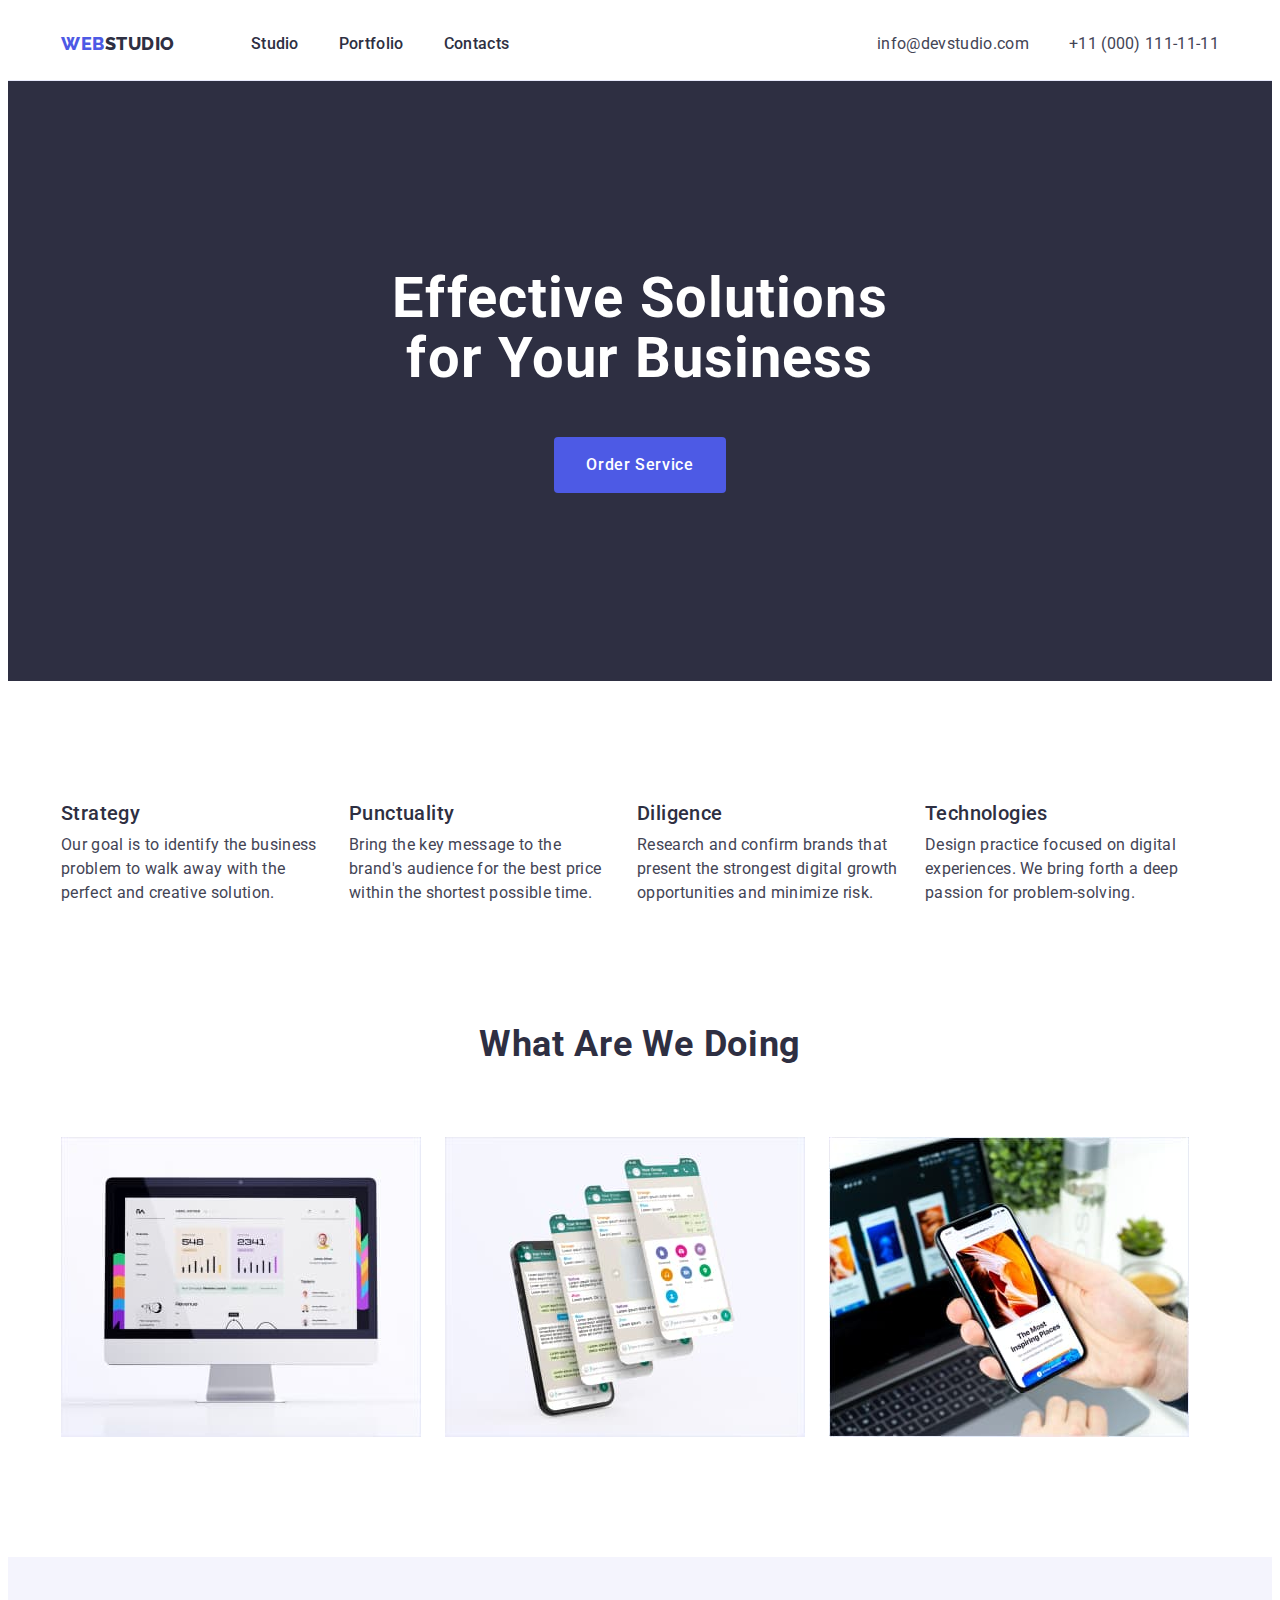
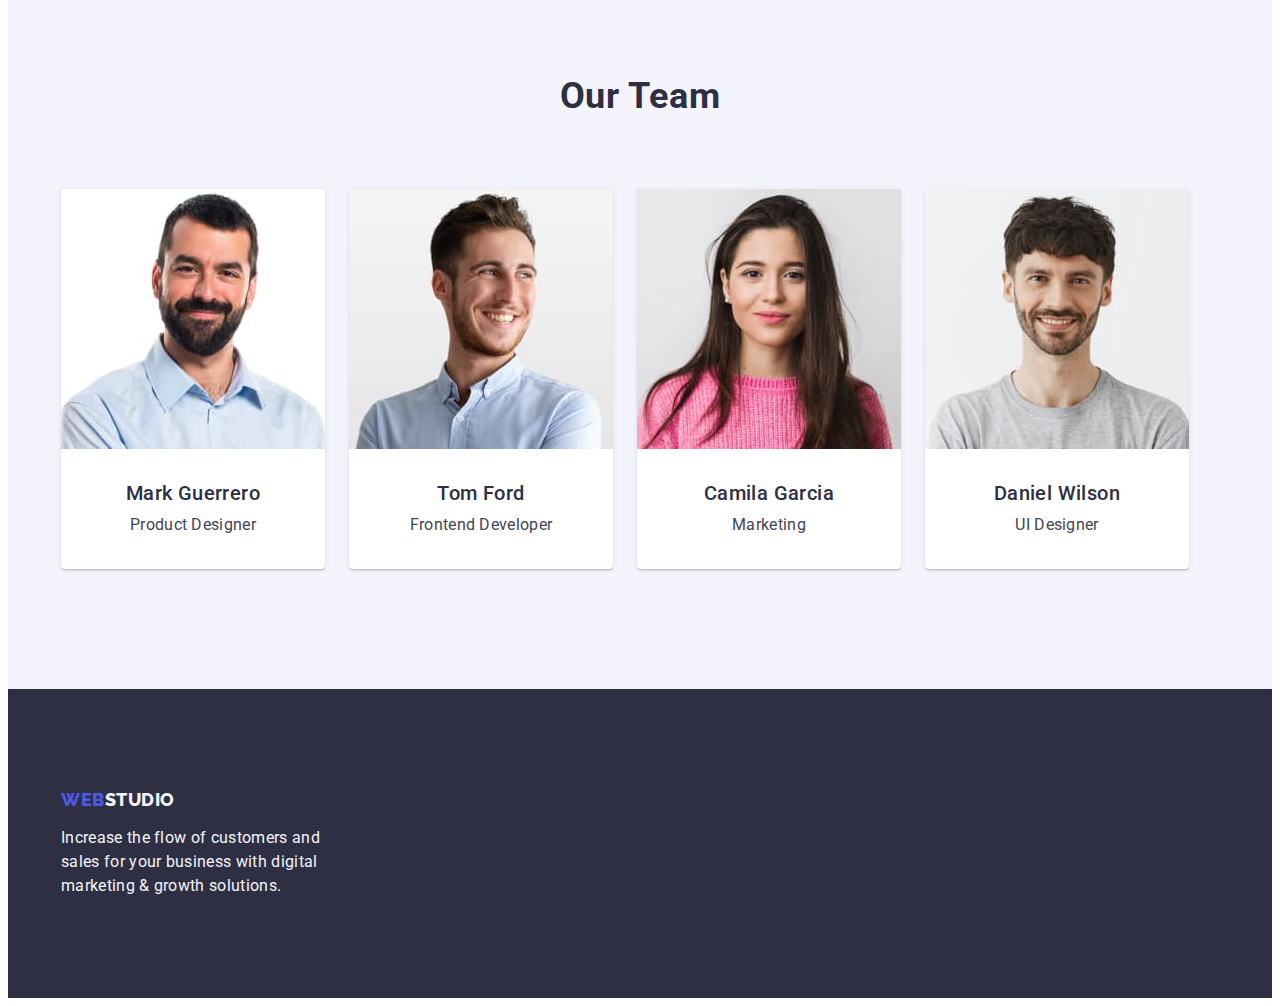
<file: index.html>
<!DOCTYPE html>
<html lang="en">
  <head>
    <meta charset="UTF-8" />
    <meta http-equiv="X-UA-Compatible" content="IE=edge" />
    <meta name="viewport" content="width=device-width, initial-scale=1.0" />
    <title>WebStudio</title>
    <link rel="preconnect" href="https://fonts.googleapis.com" />
    <link rel="preconnect" href="https://fonts.gstatic.com" crossorigin />
    <link
      href="https://fonts.googleapis.com/css2?family=Raleway:wght@800&family=Roboto:wght@400;500;700;900&display=swap"
      rel="stylesheet"
    />
    <link
      rel="stylesheet"
      href="https://cdnjs.cloudflare.com/ajax/libs/modern-normalize/1.1.0/modern-normalize.min.css"
      integrity="sha512-wpPYUAdjBVSE4KJnH1VR1HeZfpl1ub8YT/NKx4PuQ5NmX2tKuGu6U/JRp5y+Y8XG2tV+wKQpNHVUX03MfMFn9Q=="
      crossorigin="anonymous"
      referrerpolicy="no-referrer"
    />
    <link rel="stylesheet" href="./css/styles.css" />
  </head>
  <body class="body">
    <header class="header">
      <div class="container header-container">
        <nav class="header-navigation">
          <a class="header-link-logo link" href="./index.html">
            Web<span class="header-link-logo-second">Studio</span>
          </a>
          <ul class="header-list list">
            <li class="header-item">
              <a class="header-link link" href="./index.html">Studio</a>
            </li>
            <li class="header-item">
              <a class="header-link link" href="./portfolio.html">Portfolio</a>
            </li>
            <li class="header-item">
              <a class="header-link link" href="">Contacts</a>
            </li>
          </ul>
        </nav>
        <address class="header-address">
          <ul class="header-address-list list">
            <li class="header-item">
              <a
                class="header-address-link link"
                href="mailto:info@devstudio.com"
                >info@devstudio.com</a
              >
            </li>
            <li class="header-item">
              <a class="header-address-link link" href="tel:+110001111111"
                >+11 (000) 111-11-11</a
              >
            </li>
          </ul>
        </address>
      </div>
    </header>

    <main>
      <section class="hero">
        <div class="container container-hero">
          <h1 class="hero-title">Effective Solutions for Your Business</h1>

          <button class="hero-btn" type="button">Order Service</button>
        </div>
      </section>
      <section class="about">
        <div class="container container-about">
          <ul class="about-list list">
            <li class="about-item">
              <h3 class="about-title">Strategy</h3>
              <p class="about-text">
                Our goal is to identify the business problem to walk away with
                the perfect and creative solution.
              </p>
            </li>
            <li class="about-item">
              <h3 class="about-title">Punctuality</h3>
              <p class="about-text">
                Bring the key message to the brand's audience for the best price
                within the shortest possible time.
              </p>
            </li>

            <li class="about-item">
              <h3 class="about-title">Diligence</h3>
              <p class="about-text">
                Research and confirm brands that present the strongest digital
                growth opportunities and minimize risk.
              </p>
            </li>

            <li class="about-item">
              <h3 class="about-title">Technologies</h3>
              <p class="about-text">
                Design practice focused on digital experiences. We bring forth a
                deep passion for problem-solving.
              </p>
            </li>
          </ul>
        </div>
        <h2 class="about-hidden" hidden="">description</h2>
      </section>
      <section class="benefits">
        <div class="container">
          <h2 class="benefits-title">What are we doing</h2>
          <ul class="benefits-list list">
            <li class="benefits-item">
              <img
                src="./images/img1.jpg"
                alt="monitor"
                width="360"
                height="300"
              />
            </li>
            <li class="benefits-item">
              <img src="./images/img2.jpg" alt="app" width="360" height="300" />
            </li>
            <li class="benefits-item">
              <img
                src="./images/img3.jpg"
                alt="phone"
                width="360"
                height="300"
              />
            </li>
          </ul>
        </div>
      </section>
      <section class="team">
        <div class="container">
          <h2 class="team-top-title">Our Team</h2>
          <ul class="team-list list">
            <li class="team-item">
              <img
                src="./images/photo1.jpg"
                alt="photo1"
                width="264"
                height="260"
              />
              <div class="team-list-container">
                <h3 class="team-title">Mark Guerrero</h3>
                <p class="team-text">Product Designer</p>
              </div>
            </li>
            <li class="team-item">
              <img
                src="./images/photo2.jpg"
                alt="photo2"
                width="264"
                height="260"
              />
              <div class="team-list-container">
                <h3 class="team-title">Tom Ford</h3>
                <p class="team-text">Frontend Developer</p>
              </div>
            </li>
            <li class="team-item">
              <img
                src="./images/photo3.jpg"
                alt="photo3"
                width="264"
                height="260"
              />
              <div class="team-list-container">
                <h3 class="team-title">Camila Garcia</h3>
                <p class="team-text">Marketing</p>
              </div>
            </li>
            <li class="team-item">
              <img
                src="./images/photo4.jpg"
                alt="photo4"
                width="264"
                height="260"
              />
              <div class="team-list-container">
                <h3 class="team-title">Daniel Wilson</h3>
                <p class="team-text">UI Designer</p>
              </div>
            </li>
          </ul>
        </div>
      </section>
    </main>

    <footer class="footer">
      <div class="container container-footer">
        <a class="footer-link-logo link" href="./index.html">
          Web<span class="footer-link-logo-second">Studio</span>
        </a>
        <p class="footer-text">
          Increase the flow of customers and sales for your business with
          digital marketing & growth solutions.
        </p>
      </div>
    </footer>
  </body>
</html>
</file>
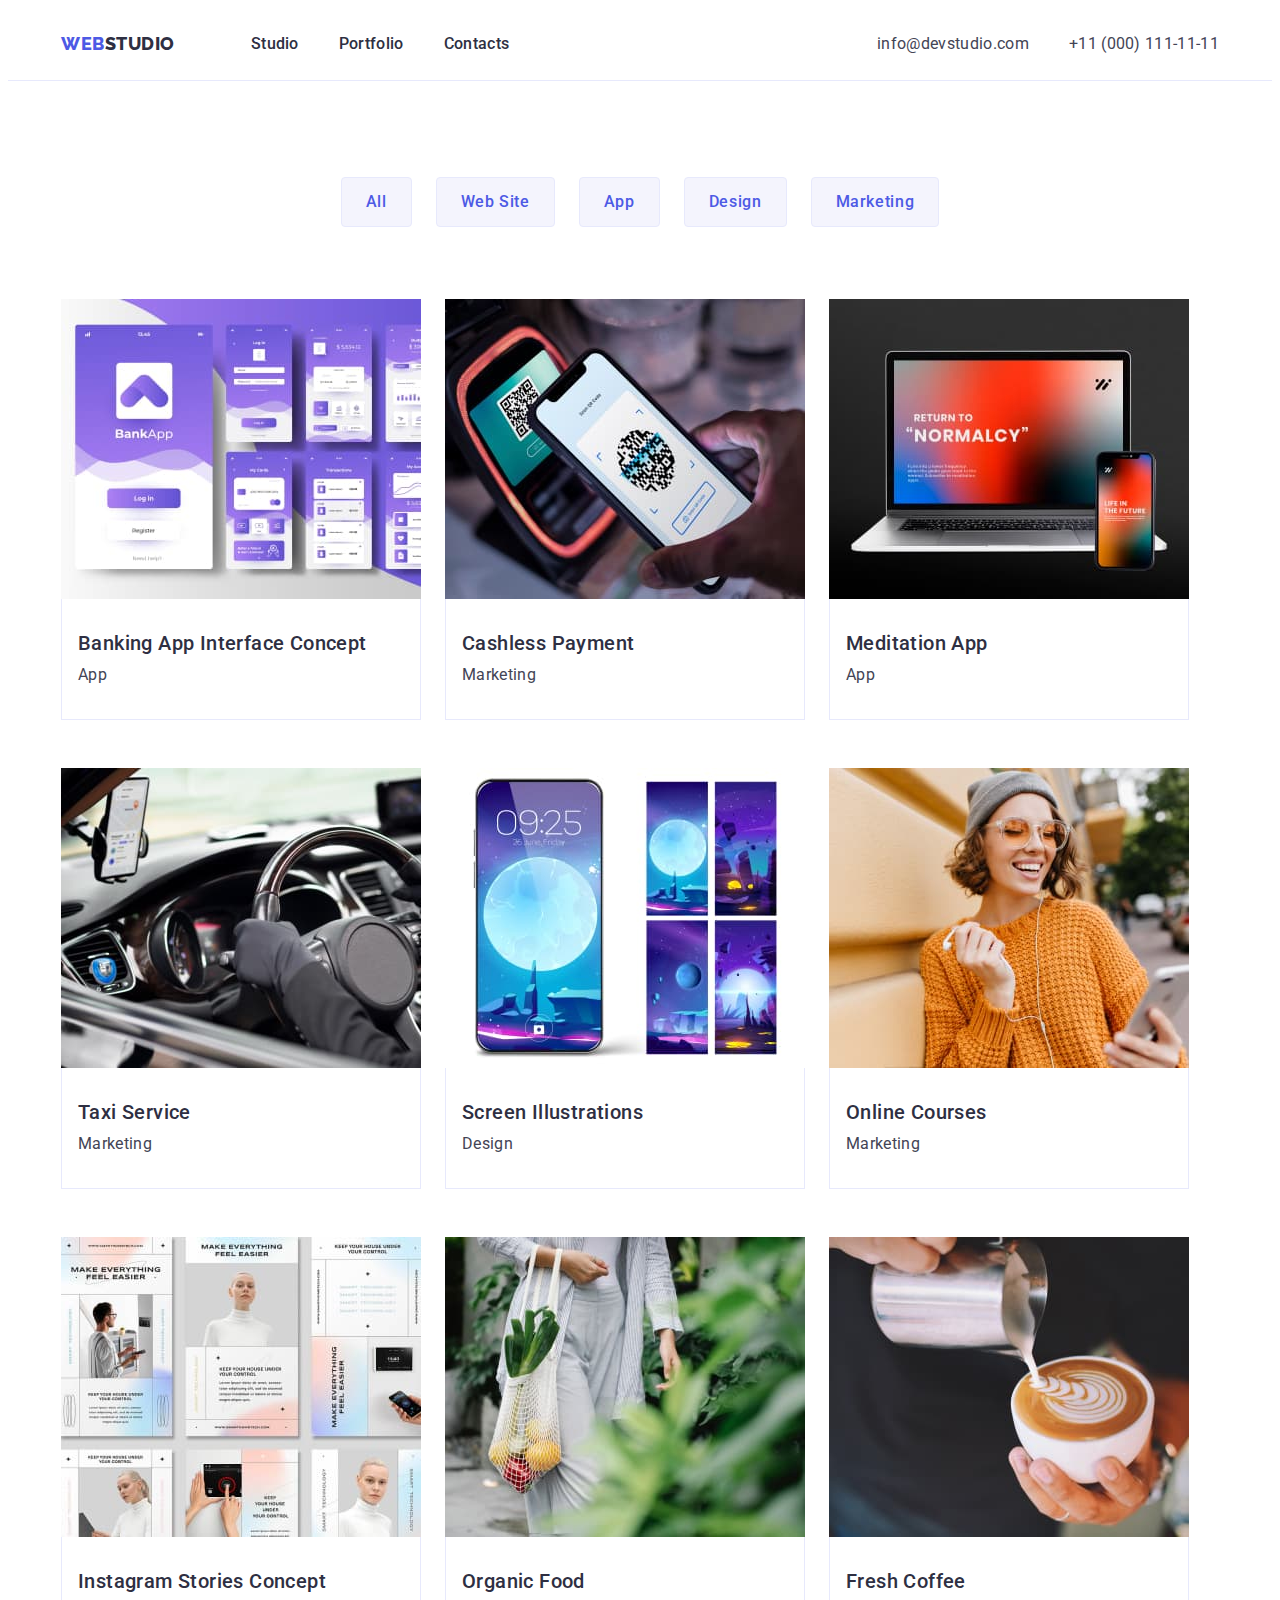
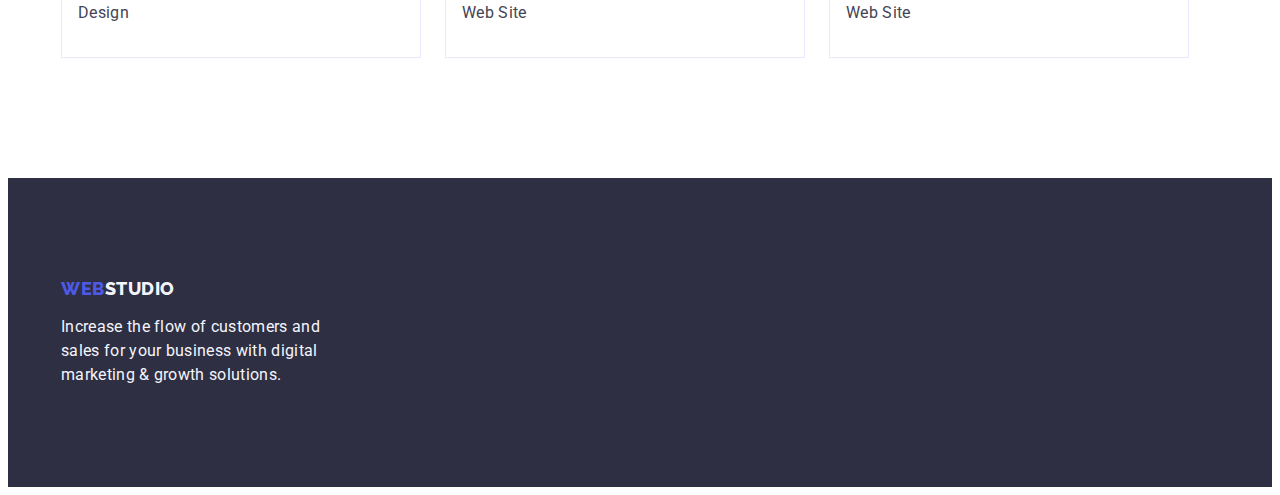
<file: portfolio.html>
<!DOCTYPE html>
<html lang="en">
  <head>
    <meta charset="UTF-8" />
    <meta http-equiv="X-UA-Compatible" content="IE=edge" />
    <meta name="viewport" content="width=device-width, initial-scale=1.0" />
    <title>WebStudio</title>
    <link rel="preconnect" href="https://fonts.googleapis.com" />
    <link rel="preconnect" href="https://fonts.gstatic.com" crossorigin />
    <link
      href="https://fonts.googleapis.com/css2?family=Raleway:wght@800&family=Roboto:wght@400;500;700;900&display=swap"
      rel="stylesheet"
    />
    <link
      rel="stylesheet"
      href="https://cdnjs.cloudflare.com/ajax/libs/modern-normalize/1.1.0/modern-normalize.min.css"
      integrity="sha512-wpPYUAdjBVSE4KJnH1VR1HeZfpl1ub8YT/NKx4PuQ5NmX2tKuGu6U/JRp5y+Y8XG2tV+wKQpNHVUX03MfMFn9Q=="
      crossorigin="anonymous"
      referrerpolicy="no-referrer"
    />
    <link rel="stylesheet" href="./css/styles.css" />
  </head>
  <body class="body">
    <header class="header">
      <div class="container header-container">
        <nav class="header-navigation">
          <a class="header-link-logo link" href="./index.html">
            Web<span class="header-link-logo-second">Studio</span>
          </a>
          <ul class="header-list list">
            <li class="header-item">
              <a class="header-link link" href="./index.html">Studio</a>
            </li>
            <li class="header-item">
              <a class="header-link link" href="./portfolio.html">Portfolio</a>
            </li>
            <li class="header-item">
              <a class="header-link link" href="">Contacts</a>
            </li>
          </ul>
        </nav>
        <address class="header-address">
          <ul class="header-address-list list">
            <li class="header-item">
              <a
                class="header-address-link link"
                href="mailto:info@devstudio.com"
                >info@devstudio.com</a
              >
            </li>
            <li class="header-item">
              <a class="header-address-link link" href="tel:+110001111111"
                >+11 (000) 111-11-11</a
              >
            </li>
          </ul>
        </address>
      </div>
    </header>
    <main>
      <section class="main-navigation">
        <div class="container main-navigation-container">
          <h1 hidden>description</h1>
          <ul class="main-navigation-list list">
            <li>
              <button class="main-navigation-btn" type="button">All</button>
            </li>
            <li>
              <button class="main-navigation-btn" type="button">
                Web Site
              </button>
            </li>
            <li>
              <button class="main-navigation-btn" type="button">App</button>
            </li>
            <li>
              <button class="main-navigation-btn" type="button">Design</button>
            </li>
            <li>
              <button class="main-navigation-btn" type="button">
                Marketing
              </button>
            </li>
          </ul>

          <ul class="main-navigation-list-img list">
            <li class="main-navigation-item">
              <a class="main-navigation-link link" href="">
                <img src="./images/prt1.jpg" alt="ptr1" />
                <div class="main-text-container">
                  <h2 class="main-navigation-title">
                    Banking App Interface Concept
                  </h2>
                  <p class="main-navigation-text">App</p>
                </div>
              </a>
            </li>
            <li class="main-navigation-item">
              <a class="main-navigation-link link" href="">
                <img src="./images/prt2.jpg" alt="prt2" />
                <div class="main-text-container">
                  <h2 class="main-navigation-title">Cashless Payment</h2>
                  <p class="main-navigation-text">Marketing</p>
                </div>
              </a>
            </li>
            <li class="main-navigation-item">
              <a class="main-navigation-link link" href="">
                <img src="./images/prt3.jpg" alt="prt3" />
                <div class="main-text-container">
                  <h2 class="main-navigation-title">Meditation App</h2>
                  <p class="main-navigation-text">App</p>
                </div>
              </a>
            </li>

            <li class="main-navigation-item">
              <a class="main-navigation-link link" href="">
                <img src="./images/prt4.jpg" alt="prt4" />
                <div class="main-text-container">
                  <h2 class="main-navigation-title">Taxi Service</h2>
                  <p class="main-navigation-text">Marketing</p>
                </div>
              </a>
            </li>
            <li class="main-navigation-item">
              <a class="main-navigation-link link" href="">
                <img src="./images/prt5.jpg" alt="prt5" />
                <div class="main-text-container">
                  <h2 class="main-navigation-title">Screen Illustrations</h2>
                  <p class="main-navigation-text">Design</p>
                </div>
              </a>
            </li>
            <li class="main-navigation-item">
              <a class="main-navigation-link link" href="">
                <img src="./images/prt6.jpg" alt="prt6" />
                <div class="main-text-container">
                  <h2 class="main-navigation-title">Online Courses</h2>
                  <p class="main-navigation-text">Marketing</p>
                </div>
              </a>
            </li>

            <li class="main-navigation-item">
              <a class="main-navigation-link link" href="">
                <img src="./images/prt7.jpg" alt="prt7" />
                <div class="main-text-container">
                  <h2 class="main-navigation-title">
                    Instagram Stories Concept
                  </h2>
                  <p class="main-navigation-text">Design</p>
                </div>
              </a>
            </li>
            <li class="main-navigation-item">
              <a class="main-navigation-link link" href="">
                <img src="./images/prt8.jpg" alt="prt8" />
                <div class="main-text-container">
                  <h2 class="main-navigation-title">Organic Food</h2>
                  <p class="main-navigation-text">Web Site</p>
                </div>
              </a>
            </li>
            <li class="main-navigation-item">
              <a class="main-navigation-link link" href="">
                <img src="./images/prt9.jpg" alt="prt9" />
                <div class="main-text-container">
                  <h2 class="main-navigation-title">Fresh Coffee</h2>
                  <p class="main-navigation-text">Web Site</p>
                </div>
              </a>
            </li>
          </ul>
        </div>
      </section>
    </main>
    <footer class="footer">
      <div class="container container-footer">
        <a class="footer-link-logo link" href="./index.html">
          Web<span class="footer-link-logo-second">Studio</span>
        </a>
        <p class="footer-text">
          Increase the flow of customers and sales for your business with
          digital marketing & growth solutions.
        </p>
        <h2 class="footer-title" hidden="">attitude</h2>
      </div>
    </footer>
  </body>
</html>
</file>
<file: css/styles.css>
body {
  font-family: "Roboto", sans-serif;

  color: #434455;
  background-color: #ffffff;
}
:root {
  --main-title-color: #2e2f42;
  --second-title-color: #434455;
  --therd-title-color: #4d5ae5;
}
p,
h1,
h2,
h3,
h4,
h5,
h6 {
  margin: 0;
}
ul {
  margin: 0;
  padding-left: 0;
}

img {
  display: block;
}

.list {
  list-style: none;
}
.link {
  text-decoration: none;
}

.container {
  max-width: 1158px;
  padding-left: 15px;
  padding-right: 15px;
  margin: 0 auto;
}

/* ------HEADER------ */

.header {
  padding: 24px 0;
  border-bottom: 1px solid #e7e9fc;
}

.header-container {
  display: flex;
  align-items: center;
}

.header-navigation {
  display: flex;
  align-items: center;
  margin-right: auto;
}

.header-list {
  display: flex;
  gap: 40px;
}
.header-item {
  display: flex;
  gap: 40px;
}
.header-link-logo {
  font-family: "Raleway", sans-serif;
  font-weight: 800;
  font-size: 18px;
  line-height: 1.17;
  letter-spacing: 0.03em;
  text-transform: uppercase;
  color: #4d5ae5;
  display: flex;
  margin-right: 76px;
}
.header-link-logo-second {
  font-family: "Raleway";
  font-weight: 800;
  font-size: 18px;
  line-height: 1.17;
  display: flex;
  align-items: center;
  letter-spacing: 0.03em;
  text-transform: uppercase;
  color: #2e2f42;
}

.header-link {
  font-weight: 500;
  font-size: 16px;
  line-height: 1.5;
  letter-spacing: 0.02em;
  color: var(--main-title-color);
}
.header-link:hover,
.header-link:focus {
  color: #404bbf;
}
.header-address {
  font-style: normal;
}
.header-address-link {
  font-style: normal;
  font-weight: 400;
  font-size: 16px;
  line-height: 1.5;
  letter-spacing: 0.02em;
  color: #434455;
}
.header-address-list {
  display: flex;
  gap: 40px;
}
.header-address-link:hover,
.header-address-link:focus {
  color: #404bbf;
}
.header-address-item {
}
/* ------HERO------ */

.hero {
  background-color: var(--main-title-color);
  padding-top: 188px;
  padding-bottom: 188px;
}
.container-hero {
}
.hero-title {
  width: 496px;
  font-weight: 700;
  font-size: 56px;
  line-height: 1.07;
  text-align: center;
  letter-spacing: 0.02em;
  color: #ffffff;

  margin: 0px auto;
  margin-bottom: 48px;
}

.hero-btn {
  font-family: "Roboto", sans-serif;
  font-style: normal;
  background-color: var(--therd-title-color);
  font-weight: 500;
  font-size: 16px;
  line-height: 1.5;
  display: flex;
  align-items: center;
  letter-spacing: 0.04em;
  color: #ffffff;
  cursor: pointer;
  border-radius: 4px;
  gap: 10px;
  padding: 16px 32px;
  margin: 0 auto;
  border: none;
}
.hero-btn:hover,
.hero-btn:focus {
  background: #404bbf;
}

/* -----ABOUT----- */

.about {
  padding: 120px 0;
}
.container-about {
}
.about-list {
  display: flex;
  gap: 24px;
}

.list {
}

.about-item {
  width: 264px;
}
.about-title {
  font-weight: 500;
  font-size: 20px;
  line-height: 1.2;
  letter-spacing: 0.02em;
  color: var(--main-title-color);
  margin-bottom: 8px;
  width: 264px;
}
.about-text {
  font-size: 16px;
  line-height: 1.5;
  letter-spacing: 0.02em;
  color: var(--second-title-color);
  width: 264px;
}
/* -----BENEFITS----- */
.benefits {
  padding-bottom: 120px;
}
.benefits-title {
  font-weight: 700;
  font-size: 36px;
  line-height: 1.11;
  text-align: center;
  letter-spacing: 0.02em;
  text-transform: capitalize;
  color: var(--main-title-color);
}
.benefits-list {
  display: flex;
  gap: 24px;
  margin-top: 72px;
  /* margin-bottom: 120px; */
}
.list {
}
.benefits-item {
}

/* -----TEAM----- */

.team {
  background-color: #f4f4fd;

  padding: 120px 0;
}
.team-top-title {
  font-weight: 700;
  font-size: 36px;
  line-height: 1.11;
  text-align: center;
  letter-spacing: 0.02em;
  text-transform: capitalize;
  color: var(--main-title-color);
  margin-bottom: 72px;
}
.team-list {
  display: flex;
  gap: 24px;
}
.team-item {
  background-color: #ffffff;
  box-shadow: 0px 1px 6px rgba(46, 47, 66, 0.08),
    0px 1px 1px rgba(46, 47, 66, 0.16), 0px 2px 1px rgba(46, 47, 66, 0.08);
  border-radius: 0px 0px 4px 4px;
}
.team-title {
  font-weight: 500;
  font-size: 20px;
  line-height: 1.2;
  text-align: center;
  letter-spacing: 0.02em;
  color: #2e2f42;
  margin-bottom: 8px;
}
.team-text {
  font-size: 16px;
  line-height: 1.5;
  text-align: center;
  letter-spacing: 0.02em;
  color: var(--second-title-color);
}
.team-list-container {
  padding: 32px 0;
}

/* -----FOOTER----- */

.footer {
  background-color: #2e2f42;
  padding: 100px 0;
}

.container-footer {
  background-color: #2e2f42;
  display: block;
}
.footer-title {
}
.footer-link-logo {
  font-family: "Raleway", sans-serif;
  font-style: normal;
  font-weight: 800;
  font-size: 18px;
  line-height: 1.17;
  display: flex;
  align-items: center;
  letter-spacing: 0.03em;
  text-transform: uppercase;
  color: #4d5ae5;
  margin-bottom: 16px;
}
.footer-link-logo-second {
  font-family: "Raleway", sans-serif;
  font-style: normal;
  font-weight: 800;
  font-size: 18px;
  line-height: 1.17;
  display: flex;
  align-items: center;
  letter-spacing: 0.03em;
  text-transform: uppercase;
  color: #f4f4fd;
}
.footer-text {
  font-size: 16px;
  line-height: 1.5;
  letter-spacing: 0.02em;
  color: #f4f4fd;
  width: 264px;
}

/* -----MAIN-NAV----- */
.main-list-btn {
  display: flex;
}

/* -----MAIN-BTN----- */

.main-navigation-btn {
  font-family: "Roboto", sans-serif;
  font-style: normal;
  font-weight: 500;
  font-size: 16px;
  line-height: 1.5;
  display: flex;
  flex-direction: row;
  justify-content: center;
  align-items: center;
  text-align: center;
  letter-spacing: 0.04em;
  color: #4d5ae5;
  cursor: pointer;
  background-color: #f4f4fd;
  border: 1px solid #e7e9fc;
  border-radius: 4px;
  padding-left: 24px;
  padding-right: 24px;
  padding-top: 12px;
  padding-bottom: 12px;
}
.main-navigation-btn:hover,
.main-navigation-btn:focus {
  color: #ffffff;
  background-color: #404bbf;
}
/* -----MAIN-LINK----- */

.main-navigation {
  padding-top: 96px;
  padding-bottom: 120px;
}
.main-navigation-list {
  display: flex;
  flex-wrap: wrap;
  gap: 24px;
  margin-bottom: 72px;

  justify-content: center;
}
.main-navigation-list-img {
  display: flex;
  flex-wrap: wrap;
  gap: 48px 24px;
}
.main-navigation-list-img-container {
}
.main-navigation-item {
  background: #ffffff;
  width: 360px;
}
.main-navigation-link {
}
.link {
}

.main-navigation-title {
  font-weight: 500;
  font-size: 20px;
  line-height: 1.2;
  letter-spacing: 0.02em;
  color: #2e2f42;
  margin-bottom: 8px;
}

.main-navigation-text {
  font-weight: 400;
  font-size: 16px;
  line-height: 1.5;
  letter-spacing: 0.02em;
  color: #434455;
}

.main-text-container {
  padding: 32px 0;
  border-left: 1px solid #e7e9fc;
  border-right: 1px solid #e7e9fc;
  border-bottom: 1px solid #e7e9fc;
  padding-left: 16px;
}
</file>
